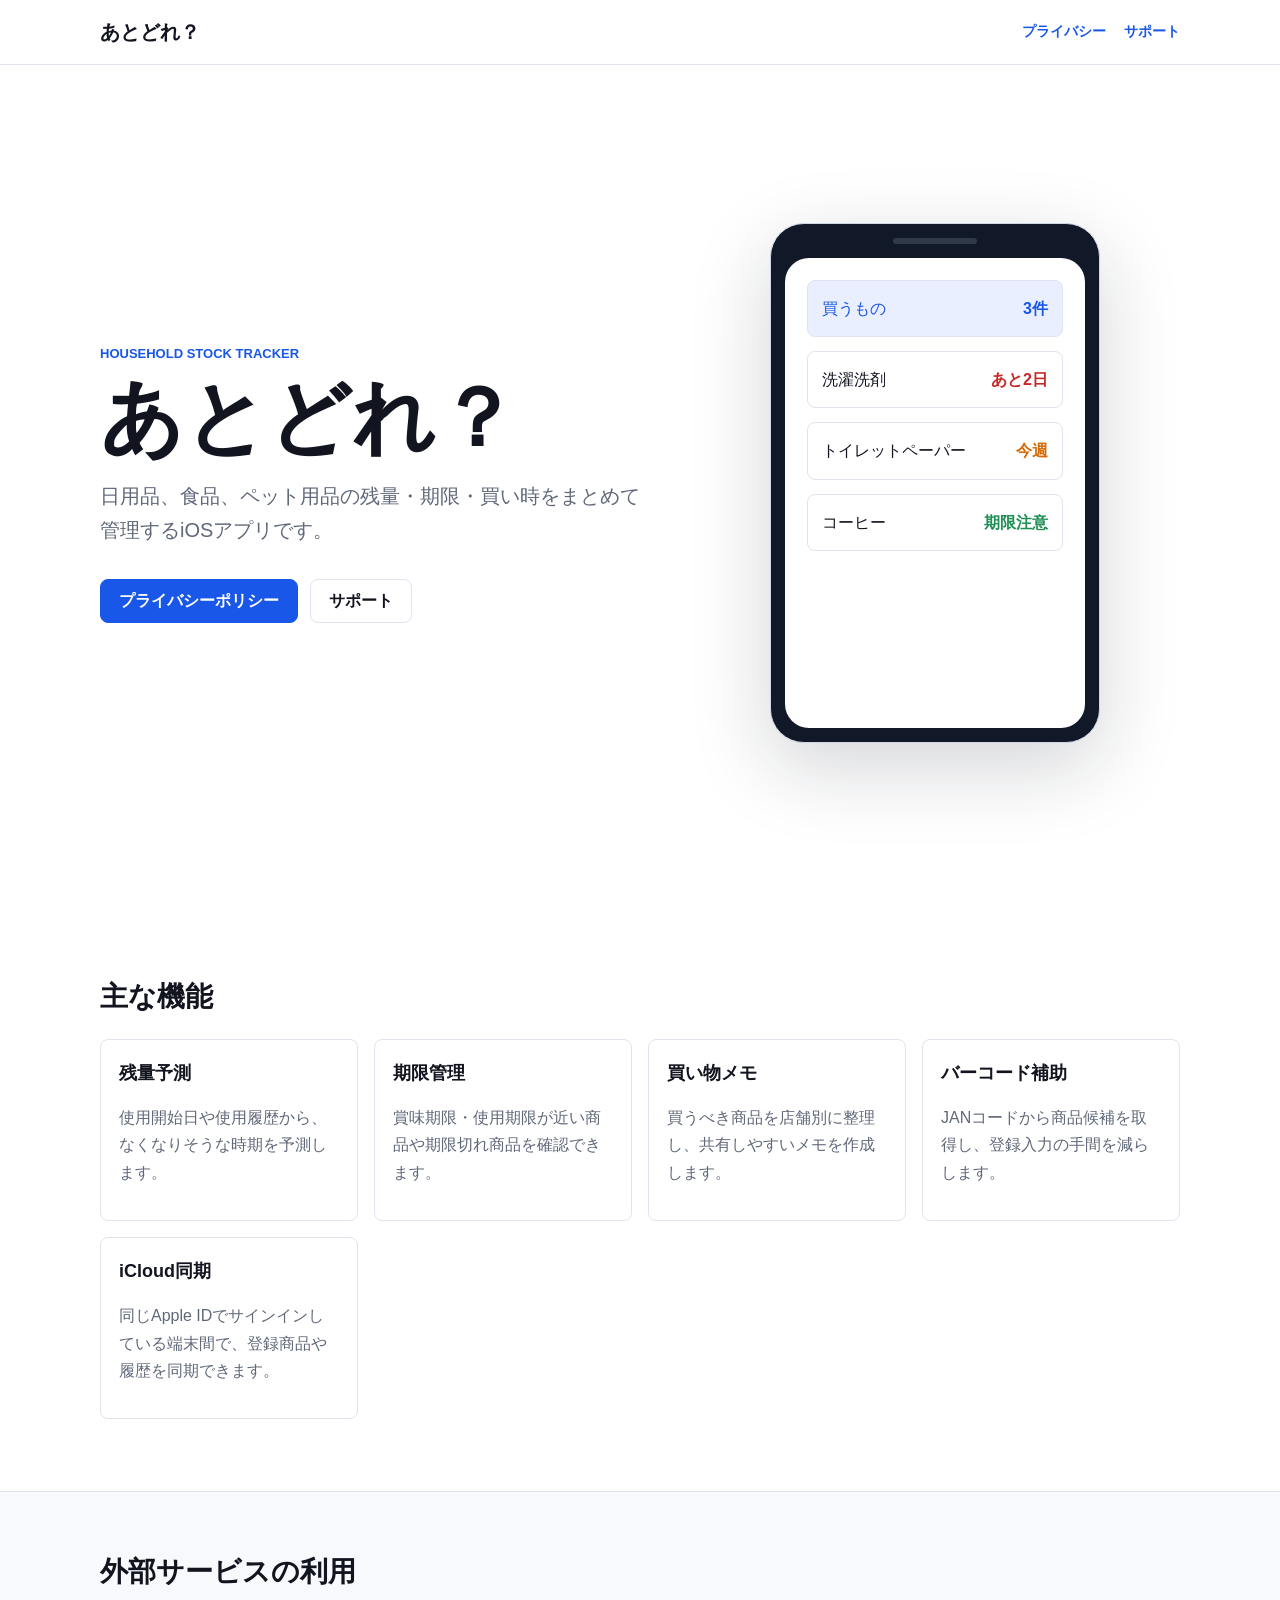
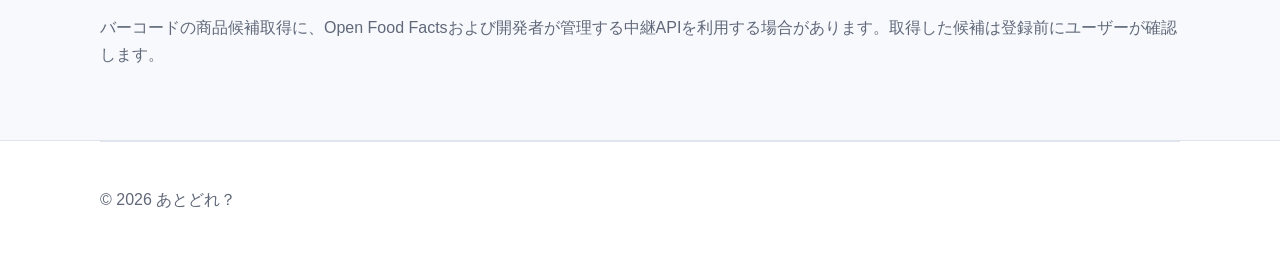
<file: docs/index.html>
<!doctype html>
<html lang="ja">
<head>
    <meta charset="utf-8">
    <meta name="viewport" content="width=device-width, initial-scale=1">
    <title>あとどれ？</title>
    <meta name="description" content="あとどれ？は、日用品・食品・ペット用品などの残量、期限、買い時を管理するiOSアプリです。">
    <link rel="stylesheet" href="styles.css">
</head>
<body>
    <header class="site-header">
        <nav class="nav" aria-label="サイト内ナビゲーション">
            <a class="brand" href="./">あとどれ？</a>
            <div class="nav-links">
                <a href="./privacy.html">プライバシー</a>
                <a href="./support.html">サポート</a>
            </div>
        </nav>
    </header>

    <main>
        <section class="hero">
            <div class="hero-copy">
                <p class="eyebrow">Household stock tracker</p>
                <h1>あとどれ？</h1>
                <p class="lead">日用品、食品、ペット用品の残量・期限・買い時をまとめて管理するiOSアプリです。</p>
                <div class="actions">
                    <a class="button primary" href="./privacy.html">プライバシーポリシー</a>
                    <a class="button secondary" href="./support.html">サポート</a>
                </div>
            </div>
            <div class="app-preview" aria-label="アプリ概要">
                <div class="phone">
                    <div class="phone-top"></div>
                    <div class="screen">
                        <div class="summary-row">
                            <span>買うもの</span>
                            <strong>3件</strong>
                        </div>
                        <div class="item critical">
                            <span>洗濯洗剤</span>
                            <b>あと2日</b>
                        </div>
                        <div class="item soon">
                            <span>トイレットペーパー</span>
                            <b>今週</b>
                        </div>
                        <div class="item fine">
                            <span>コーヒー</span>
                            <b>期限注意</b>
                        </div>
                    </div>
                </div>
            </div>
        </section>

        <section class="section">
            <h2>主な機能</h2>
            <div class="feature-grid">
                <article>
                    <h3>残量予測</h3>
                    <p>使用開始日や使用履歴から、なくなりそうな時期を予測します。</p>
                </article>
                <article>
                    <h3>期限管理</h3>
                    <p>賞味期限・使用期限が近い商品や期限切れ商品を確認できます。</p>
                </article>
                <article>
                    <h3>買い物メモ</h3>
                    <p>買うべき商品を店舗別に整理し、共有しやすいメモを作成します。</p>
                </article>
                <article>
                    <h3>バーコード補助</h3>
                    <p>JANコードから商品候補を取得し、登録入力の手間を減らします。</p>
                </article>
                <article>
                    <h3>iCloud同期</h3>
                    <p>同じApple IDでサインインしている端末間で、登録商品や履歴を同期できます。</p>
                </article>
            </div>
        </section>

        <section class="section muted">
            <h2>外部サービスの利用</h2>
            <p>バーコードの商品候補取得に、Open Food Factsおよび開発者が管理する中継APIを利用する場合があります。取得した候補は登録前にユーザーが確認します。</p>
        </section>
    </main>

    <footer class="footer">
        <p>&copy; 2026 あとどれ？</p>
    </footer>
</body>
</html>
</file>
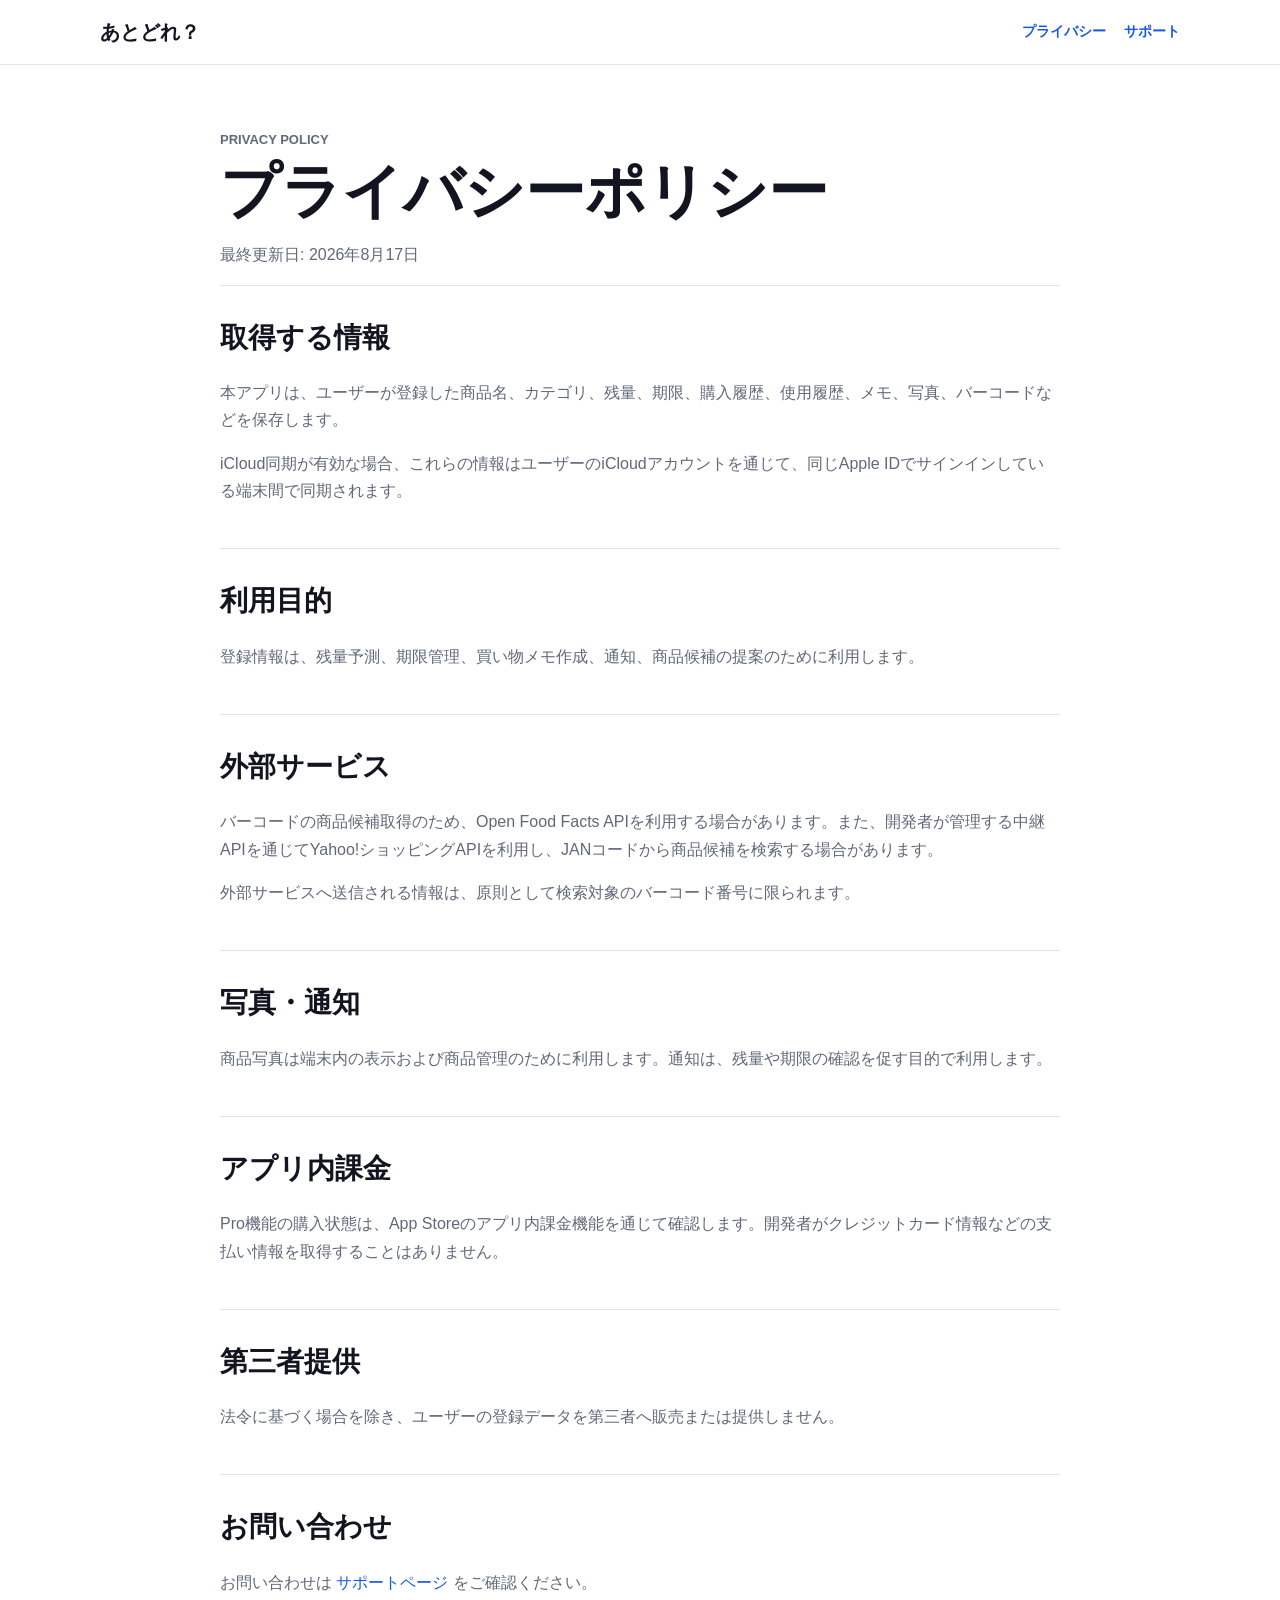
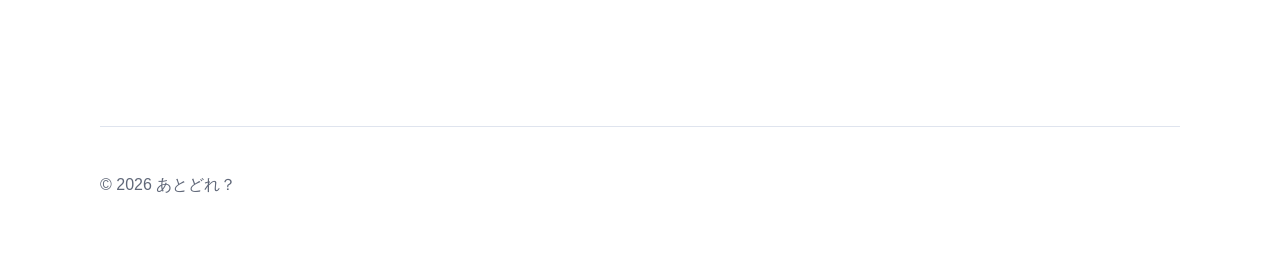
<file: docs/privacy.html>
<!doctype html>
<html lang="ja">
<head>
    <meta charset="utf-8">
    <meta name="viewport" content="width=device-width, initial-scale=1">
    <title>プライバシーポリシー | あとどれ？</title>
    <meta name="description" content="あとどれ？のプライバシーポリシーです。">
    <link rel="stylesheet" href="styles.css">
</head>
<body>
    <header class="site-header">
        <nav class="nav" aria-label="サイト内ナビゲーション">
            <a class="brand" href="./">あとどれ？</a>
            <div class="nav-links">
                <a href="./privacy.html">プライバシー</a>
                <a href="./support.html">サポート</a>
            </div>
        </nav>
    </header>

    <main class="document">
        <p class="eyebrow">Privacy Policy</p>
        <h1>プライバシーポリシー</h1>
        <p>最終更新日: 2026年8月17日</p>

        <section>
            <h2>取得する情報</h2>
            <p>本アプリは、ユーザーが登録した商品名、カテゴリ、残量、期限、購入履歴、使用履歴、メモ、写真、バーコードなどを保存します。</p>
            <p>iCloud同期が有効な場合、これらの情報はユーザーのiCloudアカウントを通じて、同じApple IDでサインインしている端末間で同期されます。</p>
        </section>

        <section>
            <h2>利用目的</h2>
            <p>登録情報は、残量予測、期限管理、買い物メモ作成、通知、商品候補の提案のために利用します。</p>
        </section>

        <section>
            <h2>外部サービス</h2>
            <p>バーコードの商品候補取得のため、Open Food Facts APIを利用する場合があります。また、開発者が管理する中継APIを通じてYahoo!ショッピングAPIを利用し、JANコードから商品候補を検索する場合があります。</p>
            <p>外部サービスへ送信される情報は、原則として検索対象のバーコード番号に限られます。</p>
        </section>

        <section>
            <h2>写真・通知</h2>
            <p>商品写真は端末内の表示および商品管理のために利用します。通知は、残量や期限の確認を促す目的で利用します。</p>
        </section>

        <section>
            <h2>アプリ内課金</h2>
            <p>Pro機能の購入状態は、App Storeのアプリ内課金機能を通じて確認します。開発者がクレジットカード情報などの支払い情報を取得することはありません。</p>
        </section>

        <section>
            <h2>第三者提供</h2>
            <p>法令に基づく場合を除き、ユーザーの登録データを第三者へ販売または提供しません。</p>
        </section>

        <section>
            <h2>お問い合わせ</h2>
            <p>お問い合わせは <a href="./support.html">サポートページ</a> をご確認ください。</p>
        </section>
    </main>

    <footer class="footer">
        <p>&copy; 2026 あとどれ？</p>
    </footer>
</body>
</html>
</file>
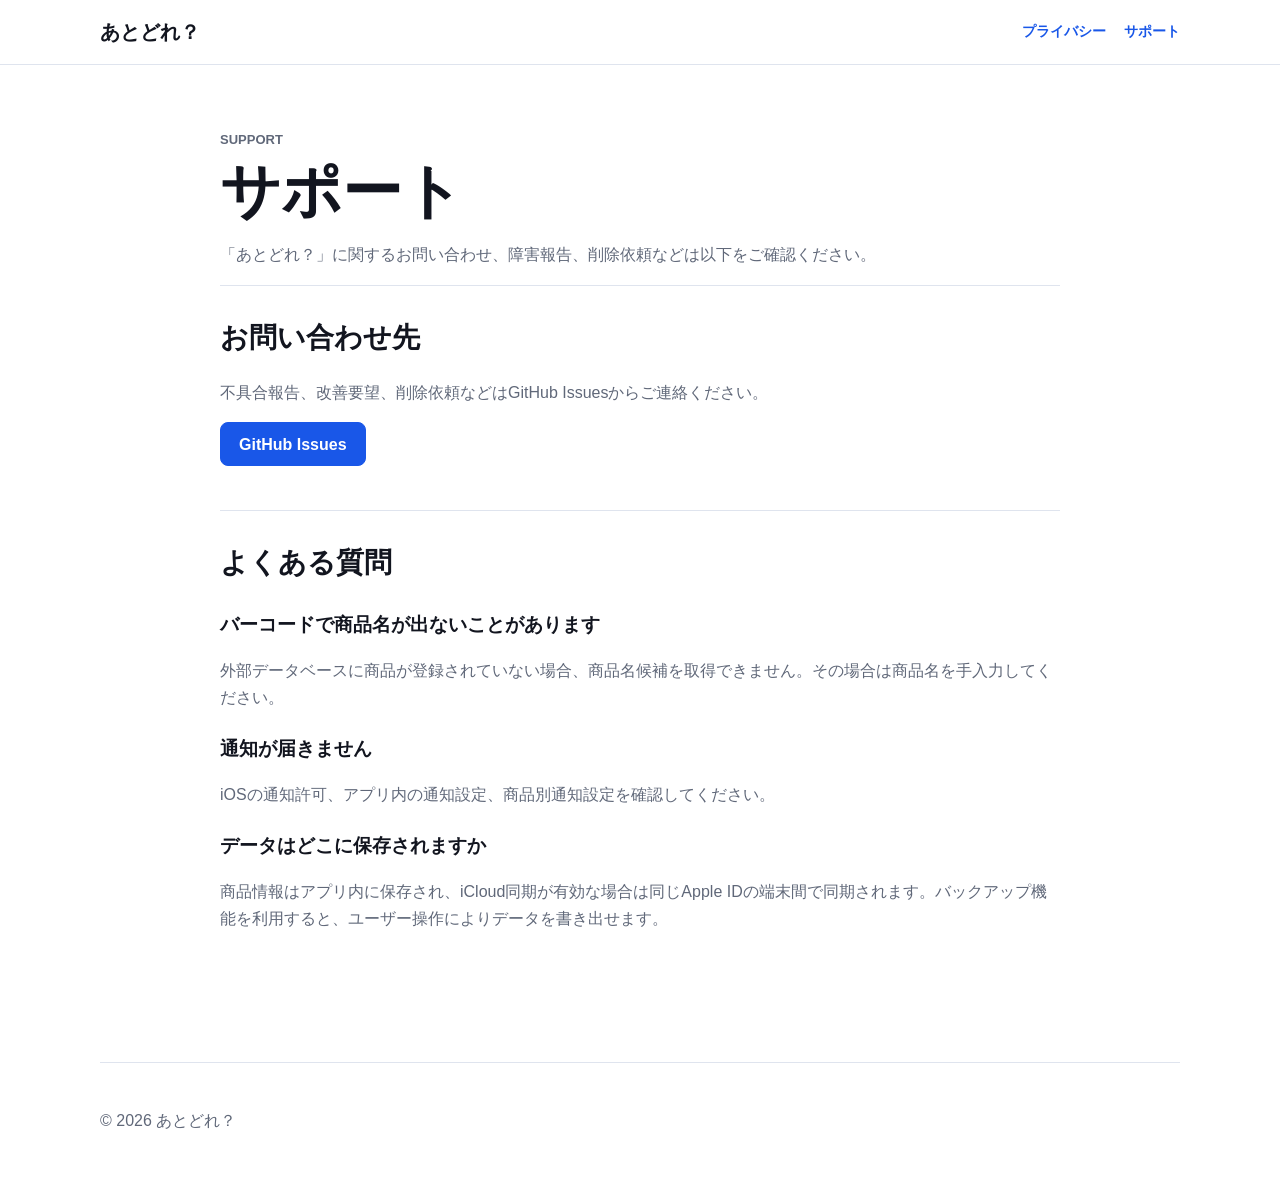
<file: docs/support.html>
<!doctype html>
<html lang="ja">
<head>
    <meta charset="utf-8">
    <meta name="viewport" content="width=device-width, initial-scale=1">
    <title>サポート | あとどれ？</title>
    <meta name="description" content="あとどれ？のサポートページです。">
    <link rel="stylesheet" href="styles.css">
</head>
<body>
    <header class="site-header">
        <nav class="nav" aria-label="サイト内ナビゲーション">
            <a class="brand" href="./">あとどれ？</a>
            <div class="nav-links">
                <a href="./privacy.html">プライバシー</a>
                <a href="./support.html">サポート</a>
            </div>
        </nav>
    </header>

    <main class="document">
        <p class="eyebrow">Support</p>
        <h1>サポート</h1>
        <p>「あとどれ？」に関するお問い合わせ、障害報告、削除依頼などは以下をご確認ください。</p>

        <section>
            <h2>お問い合わせ先</h2>
            <p>不具合報告、改善要望、削除依頼などはGitHub Issuesからご連絡ください。</p>
            <p><a class="button primary" href="https://github.com/freeplanets001/atodore/issues">GitHub Issues</a></p>
        </section>

        <section>
            <h2>よくある質問</h2>
            <h3>バーコードで商品名が出ないことがあります</h3>
            <p>外部データベースに商品が登録されていない場合、商品名候補を取得できません。その場合は商品名を手入力してください。</p>

            <h3>通知が届きません</h3>
            <p>iOSの通知許可、アプリ内の通知設定、商品別通知設定を確認してください。</p>

            <h3>データはどこに保存されますか</h3>
            <p>商品情報はアプリ内に保存され、iCloud同期が有効な場合は同じApple IDの端末間で同期されます。バックアップ機能を利用すると、ユーザー操作によりデータを書き出せます。</p>
        </section>
    </main>

    <footer class="footer">
        <p>&copy; 2026 あとどれ？</p>
    </footer>
</body>
</html>
</file>
<file: docs/styles.css>
:root {
    color-scheme: light;
    --ink: #12151f;
    --muted: #606879;
    --line: #dfe4ee;
    --surface: #f7f9fc;
    --accent: #1957e8;
    --accent-soft: #e9efff;
    --green: #1f8f55;
    --orange: #d46b08;
}

* {
    box-sizing: border-box;
}

body {
    margin: 0;
    font-family: -apple-system, BlinkMacSystemFont, "Hiragino Sans", "Yu Gothic", "YuGothic", "Segoe UI", sans-serif;
    color: var(--ink);
    background: #ffffff;
    line-height: 1.7;
}

a {
    color: var(--accent);
    text-decoration: none;
}

a:hover {
    text-decoration: underline;
}

.site-header {
    border-bottom: 1px solid var(--line);
    background: rgba(255, 255, 255, 0.92);
    position: sticky;
    top: 0;
    backdrop-filter: blur(14px);
    z-index: 10;
}

.nav {
    width: min(1080px, calc(100% - 32px));
    margin: 0 auto;
    min-height: 64px;
    display: flex;
    align-items: center;
    justify-content: space-between;
    gap: 20px;
}

.brand {
    color: var(--ink);
    font-weight: 800;
    font-size: 20px;
}

.nav-links {
    display: flex;
    gap: 18px;
    font-weight: 650;
    font-size: 14px;
}

.hero {
    width: min(1080px, calc(100% - 32px));
    margin: 0 auto;
    min-height: calc(100vh - 64px);
    display: grid;
    grid-template-columns: minmax(0, 1.05fr) minmax(280px, 0.95fr);
    gap: 48px;
    align-items: center;
    padding: 56px 0;
}

.eyebrow {
    margin: 0 0 10px;
    color: var(--accent);
    font-weight: 800;
    letter-spacing: 0;
    text-transform: uppercase;
    font-size: 13px;
}

h1 {
    margin: 0 0 18px;
    font-size: clamp(44px, 7vw, 82px);
    line-height: 1.04;
    letter-spacing: 0;
}

.lead {
    margin: 0;
    color: var(--muted);
    font-size: 20px;
    max-width: 620px;
}

.actions {
    display: flex;
    flex-wrap: wrap;
    gap: 12px;
    margin-top: 32px;
}

.button {
    display: inline-flex;
    align-items: center;
    justify-content: center;
    min-height: 44px;
    padding: 0 18px;
    border-radius: 8px;
    font-weight: 750;
    border: 1px solid var(--line);
}

.button.primary {
    color: #ffffff;
    background: var(--accent);
    border-color: var(--accent);
}

.button.secondary {
    color: var(--ink);
    background: #ffffff;
}

.app-preview {
    display: flex;
    justify-content: center;
}

.phone {
    width: min(330px, 100%);
    border: 1px solid #cfd6e4;
    border-radius: 34px;
    padding: 14px;
    background: #111827;
    box-shadow: 0 24px 80px rgba(17, 24, 39, 0.18);
}

.phone-top {
    width: 84px;
    height: 6px;
    border-radius: 99px;
    background: #303949;
    margin: 0 auto 14px;
}

.screen {
    min-height: 470px;
    border-radius: 24px;
    background: #ffffff;
    padding: 22px;
    display: grid;
    align-content: start;
    gap: 14px;
}

.summary-row,
.item {
    border: 1px solid var(--line);
    border-radius: 8px;
    padding: 14px;
    display: flex;
    justify-content: space-between;
    gap: 14px;
}

.summary-row {
    background: var(--accent-soft);
    color: var(--accent);
}

.item.critical b {
    color: #c62828;
}

.item.soon b {
    color: var(--orange);
}

.item.fine b {
    color: var(--green);
}

.section {
    width: min(1080px, calc(100% - 32px));
    margin: 0 auto;
    padding: 72px 0;
}

.section.muted {
    width: 100%;
    padding: 56px max(16px, calc((100% - 1080px) / 2));
    background: var(--surface);
    border-top: 1px solid var(--line);
    border-bottom: 1px solid var(--line);
}

.section h2,
.document h2 {
    margin: 0 0 18px;
    font-size: 28px;
    letter-spacing: 0;
}

.feature-grid {
    display: grid;
    grid-template-columns: repeat(4, minmax(0, 1fr));
    gap: 16px;
}

.feature-grid article {
    border: 1px solid var(--line);
    border-radius: 8px;
    padding: 18px;
    background: #ffffff;
}

.feature-grid h3 {
    margin: 0 0 8px;
    font-size: 18px;
}

.feature-grid p,
.section p,
.document p {
    color: var(--muted);
}

.document {
    width: min(840px, calc(100% - 32px));
    margin: 0 auto;
    padding: 64px 0 86px;
}

.document h1 {
    font-size: clamp(38px, 6vw, 60px);
}

.document section {
    padding: 28px 0;
    border-top: 1px solid var(--line);
}

.document h3 {
    margin: 22px 0 4px;
}

.footer {
    width: min(1080px, calc(100% - 32px));
    margin: 0 auto;
    padding: 28px 0 40px;
    color: var(--muted);
    border-top: 1px solid var(--line);
}

@media (max-width: 760px) {
    .hero {
        grid-template-columns: 1fr;
        min-height: auto;
        padding-top: 42px;
    }

    .feature-grid {
        grid-template-columns: 1fr;
    }

    .nav {
        align-items: flex-start;
        flex-direction: column;
        padding: 14px 0;
        gap: 8px;
    }

    .screen {
        min-height: 380px;
    }
}
</file>
